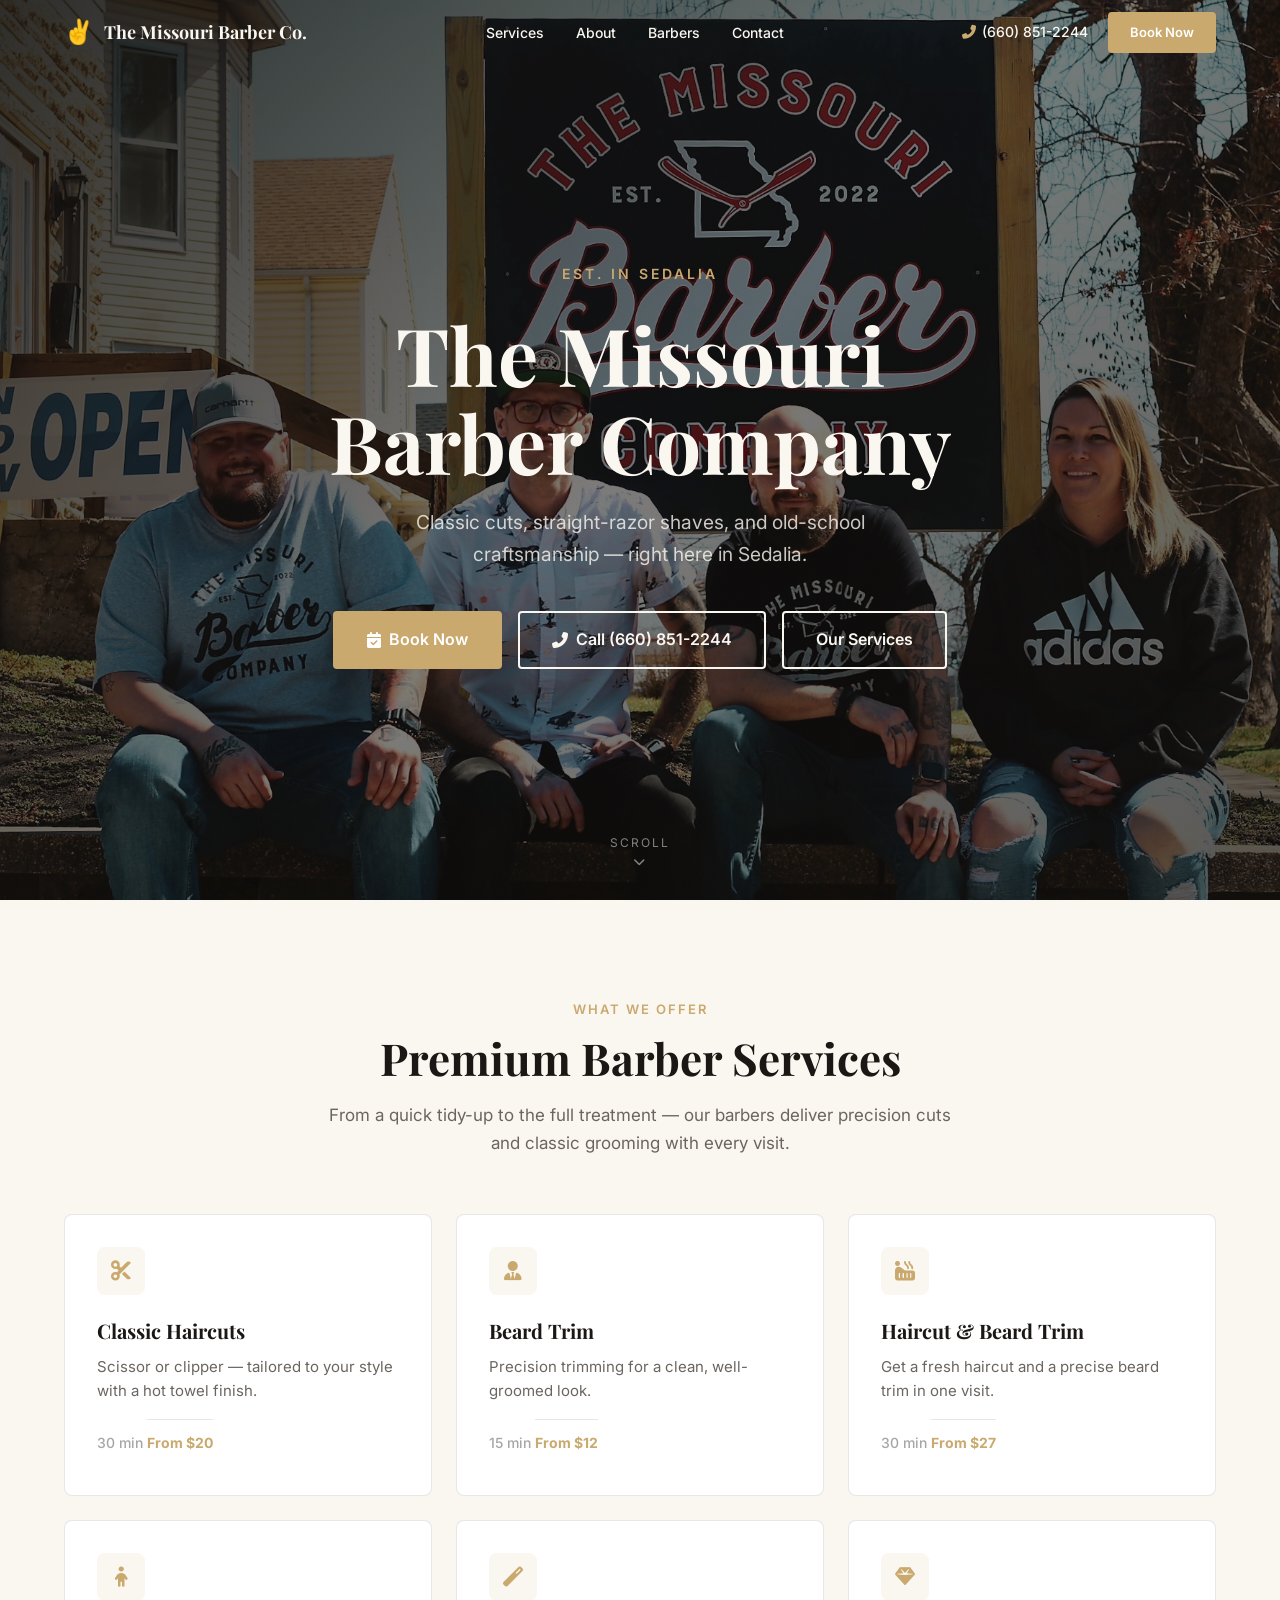
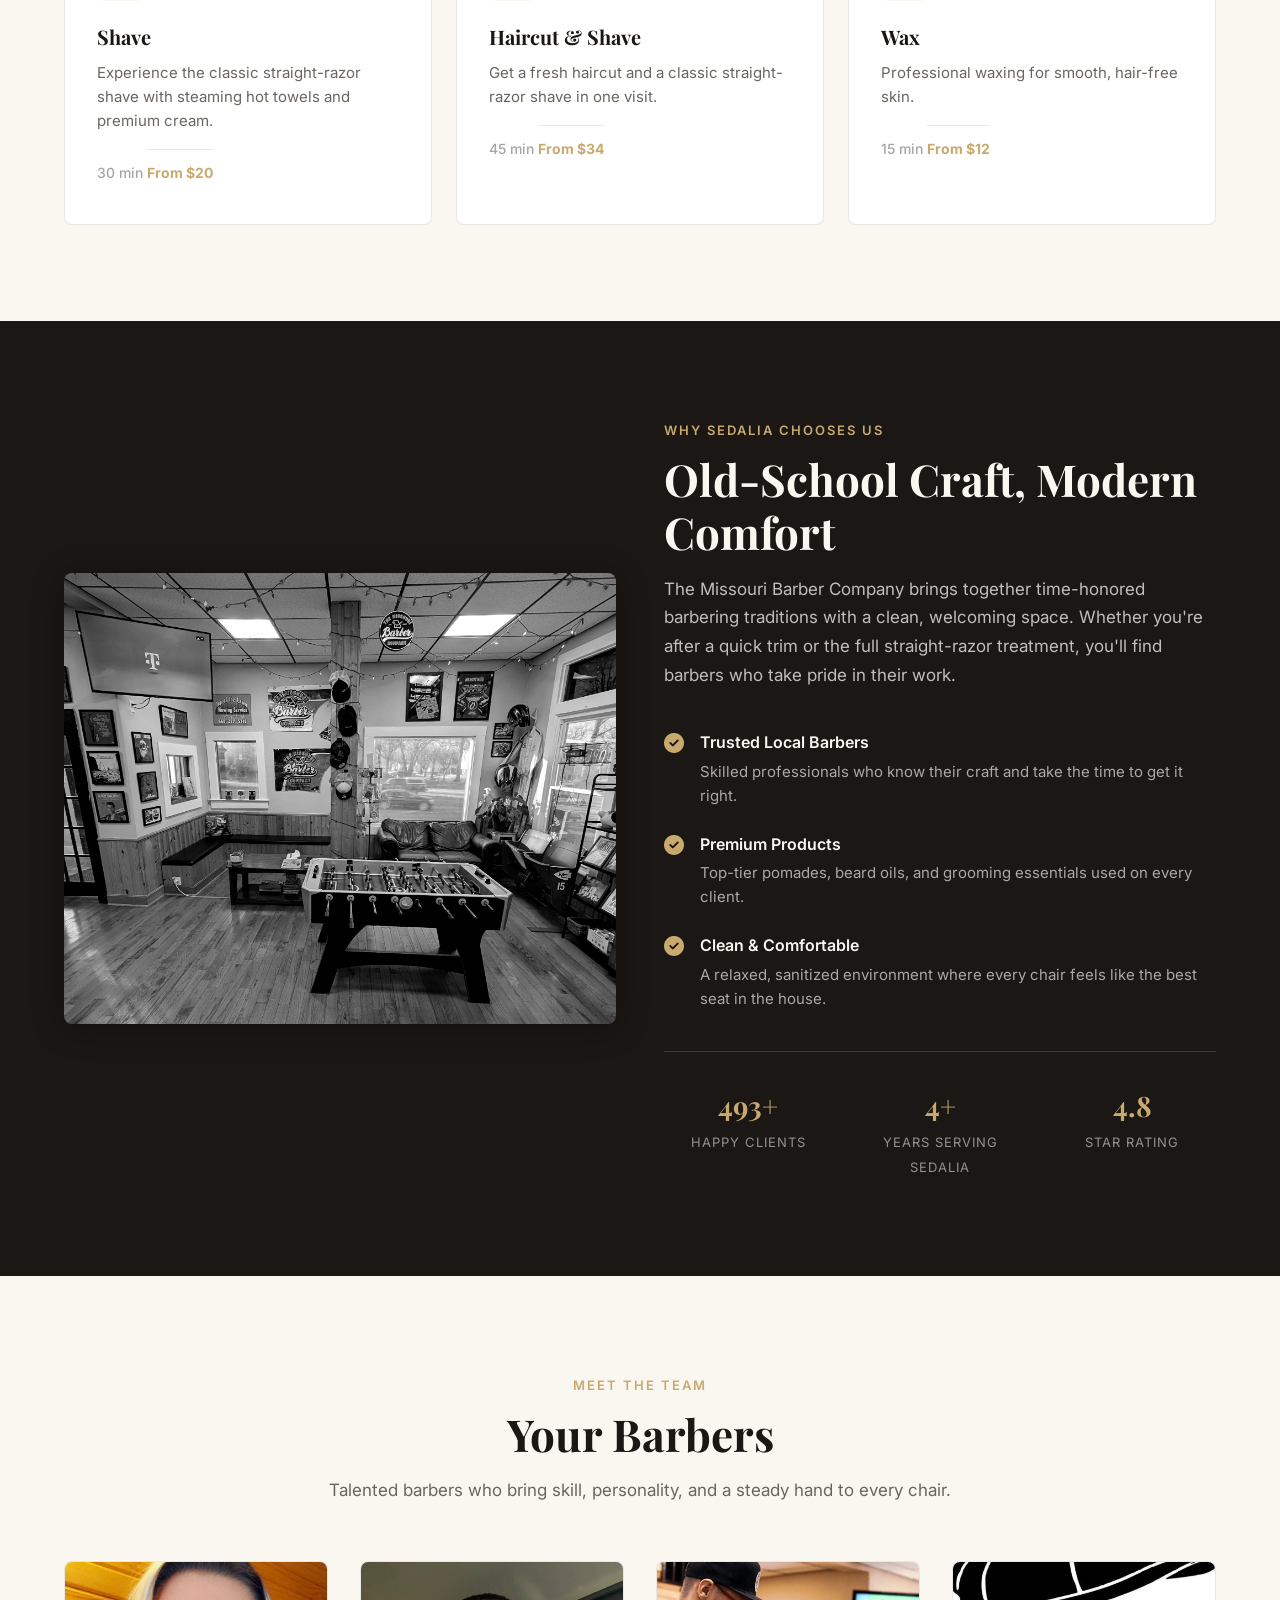
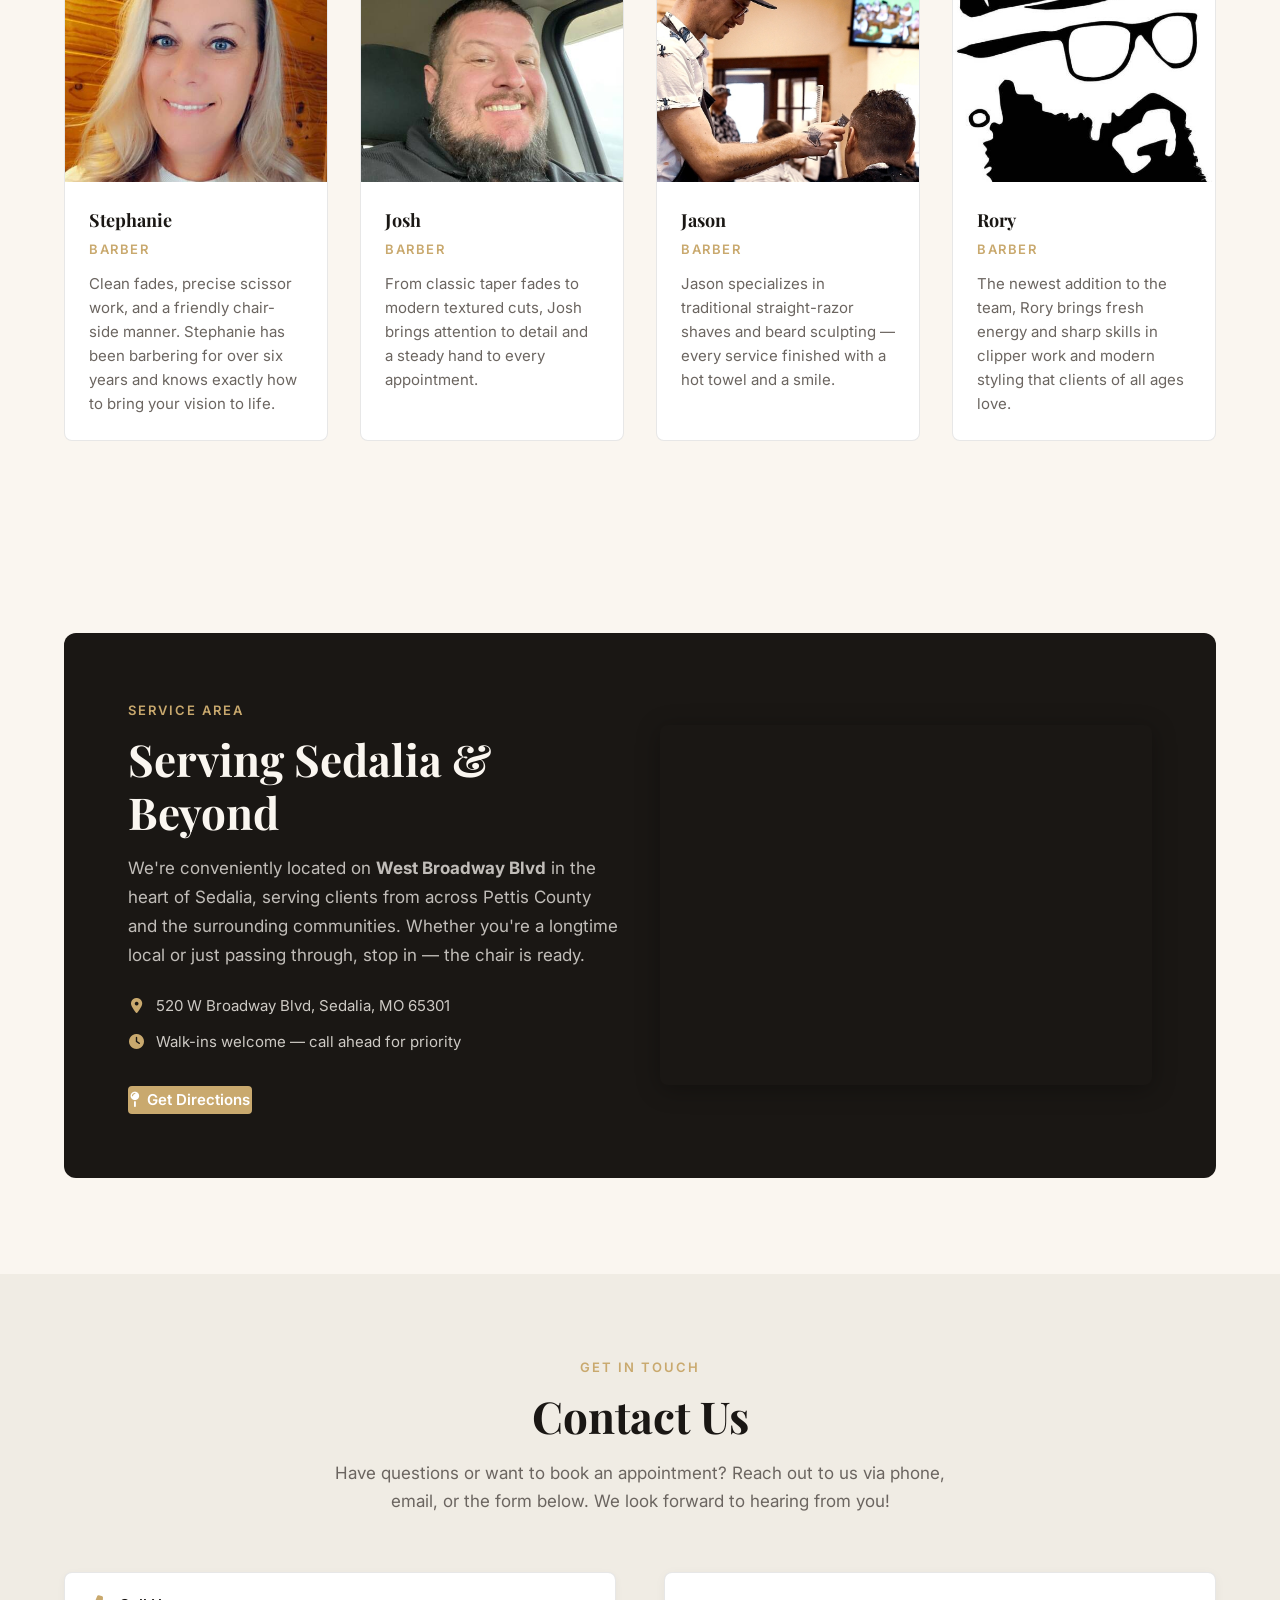
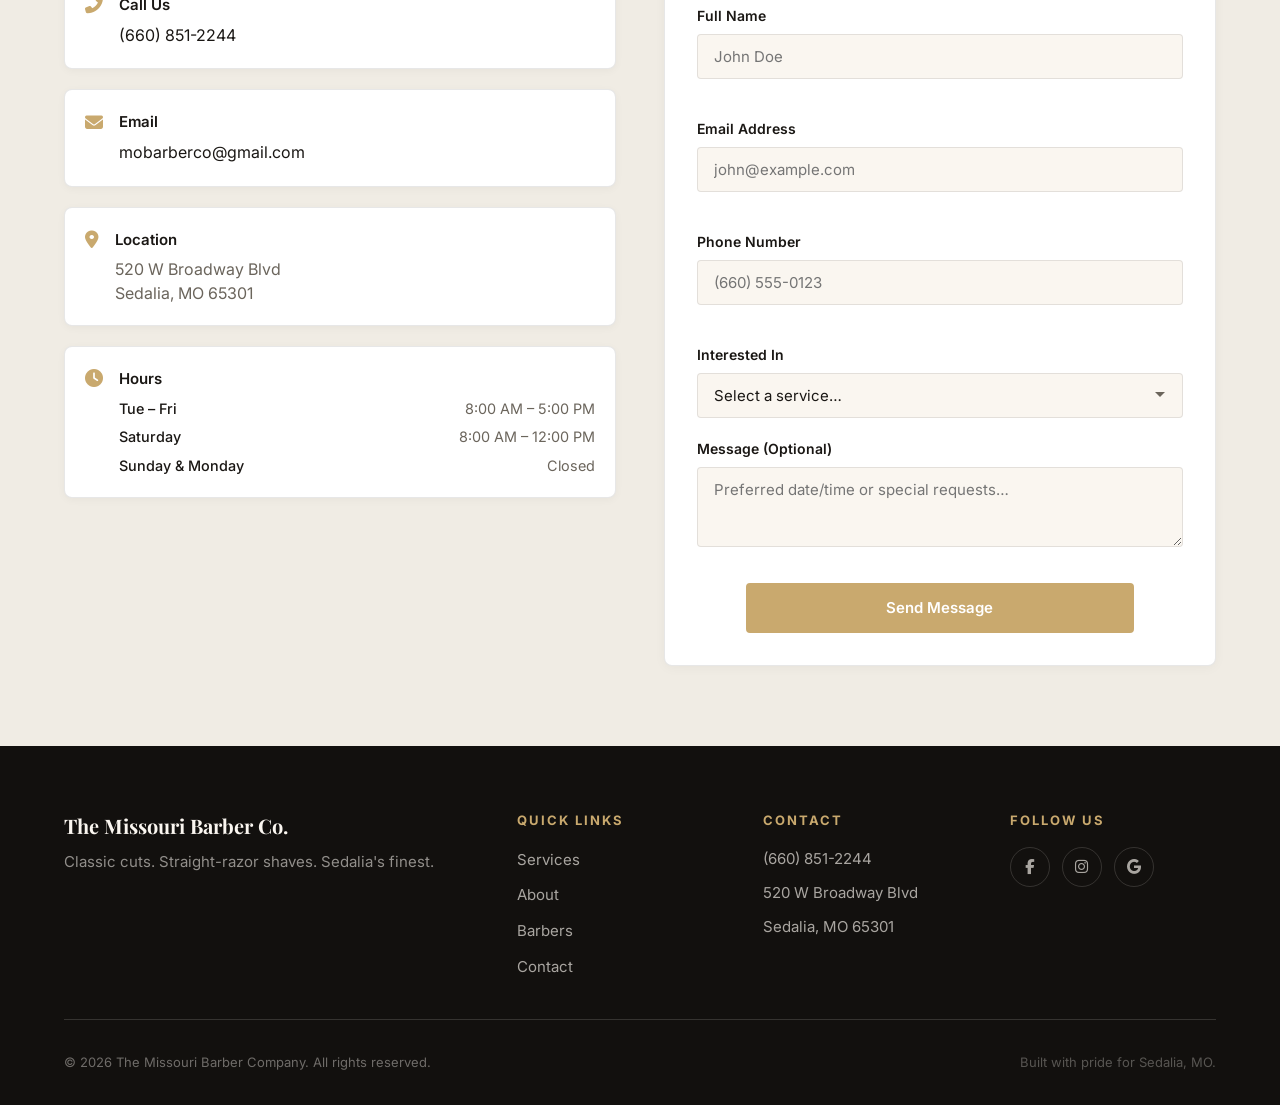
<file: index.html>
<!DOCTYPE html>
<html lang="en">
<head>
  <meta charset="UTF-8">
  <meta name="viewport" content="width=device-width, initial-scale=1.0">
  <meta name="description" content="The Missouri Barber Company — Sedalia's premier barbershop for classic haircuts, beard grooming, and hot towel shaves. Walk in or book online.">
  <title>The Missouri Barber Company | Premium Barbershop in Sedalia, MO</title>

  <!-- Google Fonts -->
  <link rel="preconnect" href="https://fonts.googleapis.com">
  <link rel="preconnect" href="https://fonts.gstatic.com" crossorigin>
  <link href="https://fonts.googleapis.com/css2?family=Playfair+Display:ital,wght@0,400;0,600;0,700;1,400&family=Inter:wght@300;400;500;600;700&display=swap" rel="stylesheet">

  <!-- Font Awesome -->
  <link rel="stylesheet" href="https://cdnjs.cloudflare.com/ajax/libs/font-awesome/6.5.1/css/all.min.css">

  <link rel="stylesheet" href="styles.css">
  <link rel="stylesheet" href="mobile.css">
</head>
<body>
  <!-- Skip Navigation -->
  <a href="#main" class="skip-link">Skip to main content</a>

  <!-- Header / Navigation -->
  <header class="header" id="header">
    <div class="container header__inner">
      <a href="index.html" class="header__logo">
        <span class="header__logo-icon" aria-hidden="true">&#9996;</span>
        <span class="header__logo-text">The Missouri Barber Co.</span>
      </a>

      <nav class="nav" id="nav" aria-label="Main navigation">
        <ul class="nav__list" id="navList">
          <li class="nav__item"><a href="#services" class="nav__link">Services</a></li>
          <li class="nav__item"><a href="#about" class="nav__link">About</a></li>
          <li class="nav__item"><a href="#barbers" class="nav__link">Barbers</a></li>
          <li class="nav__item"><a href="#contact" class="nav__link">Contact</a></li>
        </ul>
      </nav>

      <div class="header__actions">
        <a href="tel:+16608512244" class="header__phone">
          <i class="fas fa-phone-alt" aria-hidden="true"></i>
          <span>(660) 851-2244</span>
        </a>
        <a href="#" class="btn btn--primary btn--sm header__cta" data-open-modal>Book Now</a>
        <button class="nav-toggle" id="navToggle" aria-label="Toggle menu" aria-expanded="false">
          <span class="nav-toggle__bar"></span>
          <span class="nav-toggle__bar"></span>
          <span class="nav-toggle__bar"></span>
        </button>
      </div>
    </div>
  </header>

  <main id="main">
    <!-- Hero Section -->
    <section class="hero" id="hero">
      <div class="hero__overlay"></div>
      <div class="hero__bg" aria-hidden="true"></div>
      <div class="container hero__content">
        <p class="hero__subtitle">Est. in Sedalia</p>
        <h1 class="hero__title">The Missouri<br>Barber Company</h1>
        <p class="hero__tagline">Classic cuts, straight-razor shaves, and old-school craftsmanship — right here in Sedalia.</p>
        <div class="hero__actions">
          <a href="#" class="btn btn--primary btn--lg" data-open-modal>
            <i class="fas fa-calendar-check" aria-hidden="true"></i>
            Book Now
          </a>
          <a href="tel:+16608512244" class="btn btn--outline btn--lg">
            <i class="fas fa-phone-alt" aria-hidden="true"></i>
            Call (660) 851-2244
          </a>
          <a href="#services" class="btn btn--outline btn--lg">Our Services</a>
        </div>
      </div>
      <div class="hero__scroll" aria-hidden="true">
        <span>Scroll</span>
        <i class="fas fa-chevron-down"></i>
      </div>
    </section>

    <!-- Services Section -->
    <section class="section services" id="services" aria-labelledby="services-title">
      <div class="container">
        <div class="section__header">
          <span class="section__label">What We Offer</span>
          <h2 class="section__title" id="services-title">Premium Barber Services</h2>
          <p class="section__desc">From a quick tidy-up to the full treatment — our barbers deliver precision cuts and classic grooming with every visit.</p>
        </div>

        <div class="services__grid">
          <article class="service-card">
            <div class="service-card__icon" aria-hidden="true">
              <i class="fas fa-cut"></i>
            </div>
            <h3 class="service-card__title">Classic Haircuts</h3>
            <p class="service-card__desc">Scissor or clipper — tailored to your style with a hot towel finish.</p>
            <p class="service-card__duration">30 min</p>
            <span class="service-card__price">From $20</span>
          </article>

          <article class="service-card">
            <div class="service-card__icon" aria-hidden="true">
              <i class="fas fa-user-tie"></i>
            </div>
            <h3 class="service-card__title">Beard Trim</h3>
            <p class="service-card__desc">Precision trimming for a clean, well-groomed look.</p>
            <p class="service-card__duration">15 min</p>
            <span class="service-card__price">From $12</span>
          </article>

          <article class="service-card">
            <div class="service-card__icon" aria-hidden="true">
              <i class="fas fa-hot-tub"></i>
            </div>
            <h3 class="service-card__title">Haircut & Beard Trim</h3>
            <p class="service-card__desc">Get a fresh haircut and a precise beard trim in one visit.</p>
            <p class="service-card__duration">30 min</p>
            <span class="service-card__price">From $27</span>
          </article>

          <article class="service-card">
            <div class="service-card__icon" aria-hidden="true">
              <i class="fas fa-child"></i>
            </div>
            <h3 class="service-card__title">Shave</h3>
            <p class="service-card__desc">Experience the classic straight-razor shave with steaming hot towels and premium cream.</p>
            <p class="service-card__duration">30 min</p>
            <span class="service-card__price">From $20</span>
          </article>

          <article class="service-card">
            <div class="service-card__icon" aria-hidden="true">
              <i class="fas fa-magic"></i>
            </div>
            <h3 class="service-card__title">Haircut & Shave</h3>
            <p class="service-card__desc">Get a fresh haircut and a classic straight-razor shave in one visit.</p>
            <p class="service-card__duration">45 min</p>
            <span class="service-card__price">From $34</span>
          </article>

          <article class="service-card">
            <div class="service-card__icon" aria-hidden="true">
              <i class="fas fa-gem"></i>
            </div>
            <h3 class="service-card__title">Wax</h3>
            <p class="service-card__desc">Professional waxing for smooth, hair-free skin.</p>
            <p class="service-card__duration">15 min</p>
            <span class="service-card__price">From $12</span>
          </article>
        </div>
      </div>
    </section>

    <!-- About / Why Choose Us Section -->
    <section class="section about" id="about" aria-labelledby="about-title">
      <div class="container">
        <div class="about__grid">
          <div class="about__visual" aria-hidden="true">
            <img src="assets/images/interior-1.jpg" alt="Interior of The Missouri Barber Company showing classic barber chairs" loading="lazy">
          </div>
          <div class="about__content">
            <span class="section__label">Why Sedalia Chooses Us</span>
            <h2 class="section__title" id="about-title">Old-School Craft, Modern Comfort</h2>
            <p class="about__text">The Missouri Barber Company brings together time-honored barbering traditions with a clean, welcoming space. Whether you're after a quick trim or the full straight-razor treatment, you'll find barbers who take pride in their work.</p>

            <div class="about__features">
              <div class="about__feature">
                <i class="fas fa-check-circle" aria-hidden="true"></i>
                <div>
                  <h3>Trusted Local Barbers</h3>
                  <p>Skilled professionals who know their craft and take the time to get it right.</p>
                </div>
              </div>
              <div class="about__feature">
                <i class="fas fa-check-circle" aria-hidden="true"></i>
                <div>
                  <h3>Premium Products</h3>
                  <p>Top-tier pomades, beard oils, and grooming essentials used on every client.</p>
                </div>
              </div>
              <div class="about__feature">
                <i class="fas fa-check-circle" aria-hidden="true"></i>
                <div>
                  <h3>Clean & Comfortable</h3>
                  <p>A relaxed, sanitized environment where every chair feels like the best seat in the house.</p>
                </div>
              </div>
            </div>

            <div class="about__stats">
              <div class="stat">
                <span class="stat__number" data-count="500">0</span>
                <span class="stat__label">Happy Clients</span>
              </div>
              <div class="stat">
                <span class="stat__number" data-count="4">0</span>
                <span class="stat__label">Years Serving Sedalia</span>
              </div>
              <div class="stat">
                <span class="stat__number" data-count="4.9">5.0</span>
                <span class="stat__label">Star Rating</span>
              </div>
            </div>
          </div>
        </div>
      </div>
    </section>

    <!-- Barbers Section -->
    <section class="section barbers" id="barbers" aria-labelledby="barbers-title">
      <div class="container">
        <div class="section__header">
          <span class="section__label">Meet the Team</span>
          <h2 class="section__title" id="barbers-title">Your Barbers</h2>
          <p class="section__desc">Talented barbers who bring skill, personality, and a steady hand to every chair.</p>
        </div>

        <div class="barbers__grid">
          <article class="barber-card">
            <div class="barber-card__img" aria-hidden="true">
              <img src="assets/images/stephanie.jpg" alt="Barber at work in the shop" loading="lazy">
            </div>
            <div class="barber-card__body">
              <h3 class="barber-card__name">Stephanie</h3>
              <span class="barber-card__role">Barber</span>
              <p class="barber-card__bio">Clean fades, precise scissor work, and a friendly chair-side manner. Stephanie has been barbering for over six years and knows exactly how to bring your vision to life.</p>
            </div>
          </article>

          <article class="barber-card">
            <div class="barber-card__img" aria-hidden="true">
              <img src="assets/images/josh.jpeg" alt="Inside The Missouri Barber Company shop" loading="lazy">
            </div>
            <div class="barber-card__body">
              <h3 class="barber-card__name">Josh</h3>
              <span class="barber-card__role">Barber</span>
              <p class="barber-card__bio">From classic taper fades to modern textured cuts, Josh brings attention to detail and a steady hand to every appointment.</p>
            </div>
          </article>

          <article class="barber-card">
            <div class="barber-card__img" aria-hidden="true">
              <img src="assets/images/jason.jpg" alt="Barber station at The Missouri Barber Company" loading="lazy">
            </div>
            <div class="barber-card__body">
              <h3 class="barber-card__name">Jason</h3>
              <span class="barber-card__role">Barber</span>
              <p class="barber-card__bio">Jason specializes in traditional straight-razor shaves and beard sculpting — every service finished with a hot towel and a smile.</p>
            </div>
          </article>

          <article class="barber-card">
            <div class="barber-card__img" aria-hidden="true">
              <img src="assets/images/rory.jpg" alt="Inside The Missouri Barber Company shop" loading="lazy">
            </div>
            <div class="barber-card__body">
              <h3 class="barber-card__name">Rory</h3>
              <span class="barber-card__role">Barber</span>
              <p class="barber-card__bio">The newest addition to the team, Rory brings fresh energy and sharp skills in clipper work and modern styling that clients of all ages love.</p>
            </div>
          </article>
        </div>
      </div>
    </section>

    <!-- Service Area Section -->
    <section class="section area" id="area" aria-labelledby="area-title">
      <div class="container">
        <div class="area__card">
          <div class="area__content">
            <span class="section__label">Service Area</span>
            <h2 class="section__title" id="area-title">Serving Sedalia & Beyond</h2>
            <p>
              We're conveniently located on <strong>West Broadway Blvd</strong> in the heart of Sedalia, serving clients from across
              Pettis County and the surrounding communities. Whether you're a longtime local or just passing through,
              stop in — the chair is ready.
            </p>
            <ul class="area__list">
              <li><i class="fas fa-location-dot" aria-hidden="true"></i> 520 W Broadway Blvd, Sedalia, MO 65301</li>
              <li><i class="fas fa-clock" aria-hidden="true"></i> Walk-ins welcome — call ahead for priority</li>
            </ul>
            <a href="https://maps.google.com/?q=520+W+Broadway+Blvd+Sedalia+MO+65301" target="_blank" rel="noopener noreferrer" class="btn btn--primary">
              <i class="fas fa-map-pin" aria-hidden="true"></i>
              Get Directions
            </a>
          </div>
          <div class="area__map" aria-hidden="true">
            <iframe
              src="https://www.google.com/maps/embed?pb=!1m18!1m12!1m3!1d3097.5!2d-93.2345!3d38.7042!2m3!1f0!2f0!3f0!3m2!1i1024!2i768!4f13.1!3m3!1m2!1s0x87c641edf4b2b3e5%3A0x9f8d6e7a5c4b3a2f!2s520%20W%20Broadway%20Blvd%2C%20Sedalia%2C%20MO%2065301!5e0!3m2!1sen!2sus!4v1"
              width="600" height="400" style="border:0;" allowfullscreen="" loading="lazy"
              title="Map showing The Missouri Barber Company location in Sedalia, MO">
            </iframe>
          </div>
        </div>
      </div>
    </section>

  <!--Contact Section -->
    <section class="contact-section" id="contact" aria-labelledby="contact-title">
      <div class="container">
        <div class="section-head">
          <span class="section-label">Get in Touch</span>
          <h2 class="section-title" id="contact-title">Contact Us</h2>
          <p class="section-desc">Have questions or want to book an appointment? Reach out to us via phone, email, or the form below. We look forward to hearing from you!</p>
        </div>

        <div class="contact-grid">
          <div class="contact-info">
            <div class="contact-card">
              <i class="fas fa-phone-alt" aria-hidden="true"></i>
              <div>
                <h3>Call Us</h3>
                <a href="tel:+16608512244" class="contact-link">(660) 851-2244</a>
              </div>
            </div>

            <div class="contact-card">
              <i class="fas fa-envelope" aria-hidden="true"></i>
              <div>
                <h3>Email</h3>
                <a href="mailto:mobarberco@gmail.com" class="contact-link">mobarberco@gmail.com</a>
              </div>
            </div>

            <div class="contact-card">
              <i class="fas fa-location-dot" aria-hidden="true"></i>
              <div>
                <h3>Location</h3>
                <address class="contact-address">
                  520 W Broadway Blvd<br>
                  Sedalia, MO 65301
                </address>
              </div>
            </div>

            <div class="contact-card">
              <i class="fas fa-clock" aria-hidden="true"></i>
              <div>
                <h3>Hours</h3>
                <ul class="contact-hours">
                  <li><span>Tue – Fri</span><span>8:00 AM – 5:00 PM</span></li>
                  <li><span>Saturday</span><span>8:00 AM – 12:00 PM</span></li>
                  <li><span>Sunday & Monday</span><span>Closed</span></li>
                </ul>
              </div>
            </div>
          </div>

          <form class="contact-form" id="contactForm">
            <div class="form-inputs">
              <div class="form-group">
                <label for="name">Full Name</label>
                <input type="text" id="name" name="name" placeholder="John Doe" required>
                <span class="form-error" role="alert"></span>
              </div>
              <div class="form-group">
                <label for="email">Email Address</label>
                <input type="email" id="email" name="email" placeholder="john@example.com" required>
                <span class="form-error" role="alert"></span>
              </div>
              <div class="form-group">
                <label for="phone">Phone Number</label>
                <input type="tel" id="phone" name="phone" placeholder="(660) 555-0123" required>
                <span class="form-error" role="alert"></span>
              </div>
              <div class="form-group">
                <label for="service">Interested In</label>
                <select id="service" name="service">
                  <option value="">Select a service…</option>
                  <option value="haircut">Classic Haircut</option>
                  <option value="beard">Beard Trim</option>
                  <option value="haircut-beard">Haircut & Beard Trim</option>
                  <option value="shave">Shave</option>
                  <option value="haircut-shave">Haircut & Shave</option>
                  <option value="wax">Wax</option>
                  <option value="package">The Full Experience</option>
                </select>
              </div>
              <div class="form-group">
                <label for="message">Message (Optional)</label>
                <textarea id="message" name="message" rows="1" placeholder="Preferred date/time or special requests…"></textarea>
              </div>
              <button type="submit" class="btn btn-primary">Send Message</button>
            </div>
          </form>
        </div>
      </div>
    </section>

  <!-- Footer -->
  <footer class="footer">
    <div class="container">
      <div class="footer__grid">
        <div class="footer__brand">
          <span class="footer__logo">The Missouri Barber Co.</span>
          <p class="footer__tagline">Classic cuts. Straight-razor shaves. Sedalia's finest.</p>
        </div>

        <div class="footer__nav">
          <h3>Quick Links</h3>
          <ul>
            <li><a href="#services">Services</a></li>
            <li><a href="#about">About</a></li>
            <li><a href="#barbers">Barbers</a></li>
            <li><a href="#contact">Contact</a></li>
          </ul>
        </div>

        <div class="footer__contact">
          <h3>Contact</h3>
          <ul>
            <li><a href="tel:+16608512244">(660) 851-2244</a></li>
            <li>520 W Broadway Blvd</li>
            <li>Sedalia, MO 65301</li>
          </ul>
        </div>

        <div class="footer__social">
          <h3>Follow Us</h3>
          <div class="footer__social-links">
            <a href="https://web.facebook.com/MissouriBarberCompany/?_rdc=1&_rdr#" aria-label="Facebook" class="social-link"><i class="fab fa-facebook-f"></i></a>
            <a href="https://www.instagram.com/missouribarberco/" aria-label="Instagram" class="social-link"><i class="fab fa-instagram"></i></a>
            <a href="https://www.google.com/maps/place/The+Missouri+Barber+Company/@38.7047372,-93.2363152,17z/data=!3m1!4b1!4m6!3m5!1s0x87c3853a6951b081:0x9a95456de402ac2a!8m2!3d38.704733!4d-93.2337349!16s%2Fg%2F11pv0jfxqq?entry=ttu&g_ep=EgoyMDI2MDcwNS4wIKXMDSoASAFQAw%3D%3D" aria-label="Google Business Profile" class="social-link"><i class="fab fa-google"></i></a>
          </div>
        </div>
      </div>

      <div class="footer__bottom">
        <p>&copy; 2026 The Missouri Barber Company. All rights reserved.</p>
        <p class="footer__credit">Built with pride for Sedalia, MO.</p>
      </div>
    </div>
  </footer>

  <!-- Back to Top -->
  <button class="back-to-top" id="backToTop" aria-label="Back to top" aria-hidden="true">
    <i class="fas fa-chevron-up" aria-hidden="true"></i>
  </button>

  <!-- Booking Modal -->
  <div class="modal-overlay" id="bookingModal" aria-hidden="true">
    <div class="modal" role="dialog" aria-modal="true" aria-label="Book an appointment">

      <div class="modal__header">
        <button class="modal__back is-hidden" id="modalBack" aria-label="Go back">
          <i class="fas fa-arrow-left"></i>
        </button>
        <h2 class="modal__title">Book Appointment</h2>
        <button class="modal__close" id="modalClose" aria-label="Close booking modal">
          <i class="fas fa-times"></i>
        </button>
      </div>

      <!-- Step indicator -->
      <div class="modal__steps" id="modalSteps">
        <span class="modal__step-indicator" data-step="1">
          <span class="modal__step-num">1</span>
          <span class="modal__step-label">Service</span>
        </span>
        <span class="modal__connector" aria-hidden="true"></span>
        <span class="modal__step-indicator" data-step="2">
          <span class="modal__step-num">2</span>
          <span class="modal__step-label">Barber</span>
        </span>
        <span class="modal__connector" aria-hidden="true"></span>
        <span class="modal__step-indicator" data-step="3">
          <span class="modal__step-num">3</span>
          <span class="modal__step-label">Date &#038; Time</span>
        </span>
        <span class="modal__connector" aria-hidden="true"></span>
        <span class="modal__step-indicator" data-step="4">
          <span class="modal__step-num">4</span>
          <span class="modal__step-label">Details</span>
        </span>
      </div>

      <div class="modal__body" id="modalBody">

        <!-- Step 1: Select Service -->
        <div class="modal__panel" id="modalStep1">
          <h3 class="modal__panel-title">Select a Service</h3>
          <p class="modal__panel-desc">Select one or more services to book today.</p>
          <div class="modal__options" id="modalServices"></div>
          <div class="modal__total-bar" id="modalTotalBar">
            <span id="modalTotalText">No services selected</span>
          </div>
          <div class="modal__step-footer">
            <button class="btn btn--primary btn--lg btn--full" id="modalStep1Continue" disabled>
              Continue <i class="fas fa-arrow-right" aria-hidden="true"></i>
            </button>
          </div>
        </div>

        <!-- Step 2: Select Barber -->
        <div class="modal__panel" id="modalStep2">
          <h3 class="modal__panel-title">Select a Professional</h3>
          <p class="modal__panel-desc">Pick your preferred barber, or choose maximum availability.</p>
          <div class="modal__options" id="modalBarbers"></div>
        </div>

        <!-- Step 3: Select Date & Time -->
        <div class="modal__panel" id="modalStep3">
          <h3 class="modal__panel-title">Select Date &#038; Time</h3>
          <p class="modal__panel-desc">Pick a day and time that works for you.</p>
          <div class="date-strip" id="dateStrip"></div>
          <div class="time-slots" id="timeSlots"></div>
        </div>

        <!-- Step 4: Contact Details -->
        <div class="modal__panel" id="modalStep4">
          <h3 class="modal__panel-title">Your Details</h3>
          <p class="modal__panel-desc">We&#8217;ll send your confirmation here.</p>
          <div class="modal__summary" id="bookingSummary"></div>
          <form class="modal__form" id="bookingForm" novalidate>
            <div class="form__group">
              <label for="bookName">Full Name <span class="required">*</span></label>
              <input type="text" id="bookName" name="name" placeholder="John Doe" required>
              <span class="form__error" role="alert"></span>
            </div>
            <div class="form__group">
              <label for="bookEmail">Email Address <span class="required">*</span></label>
              <input type="email" id="bookEmail" name="email" placeholder="john@example.com" required>
              <span class="form__error" role="alert"></span>
            </div>
            <div class="form__group">
              <label for="bookPhone">Phone Number <span class="required">*</span></label>
              <input type="tel" id="bookPhone" name="phone" placeholder="(660) 555-0123" required>
              <span class="form__error" role="alert"></span>
            </div>
            <div class="form__group">
              <label for="bookMessage">Message <span class="optional">(Optional)</span></label>
              <textarea id="bookMessage" name="message" rows="3" placeholder="Special requests or preferred time&#8230;"></textarea>
            </div>
            <button type="submit" class="btn btn--primary btn--lg btn--full">
              <i class="fas fa-calendar-check" aria-hidden="true"></i>
              Request Appointment
            </button>
          </form>
        </div>

        <!-- Confirmation -->
        <div class="modal__panel" id="modalConfirm">
          <div class="modal__confirm-content">
            <div class="modal__confirm-icon" aria-hidden="true">
              <i class="fas fa-check-circle"></i>
            </div>
            <h3 class="modal__panel-title">Request Received!</h3>
            <p class="modal__panel-desc">We&#8217;ll confirm your appointment shortly. You&#8217;ll hear from us within a few hours.</p>
            <button class="btn btn--primary btn--lg" id="modalConfirmClose">
              <i class="fas fa-thumbs-up" aria-hidden="true"></i>
              Got it
            </button>
          </div>
        </div>

      </div><!-- /modal__body -->
    </div><!-- /modal -->
  </div><!-- /modal-overlay -->

  <script src="script.js"></script>
</body>
</html>
</file>
<file: styles.css>
/* ============================================
   The Missouri Barber Company — Styles
   ============================================ */

/* --- Reset & Base --- */
*,
*::before,
*::after {
  margin: 0;
  padding: 0;
  box-sizing: border-box;
}

:root {
  /* Colors */
  --color-bg: #faf6f0;
  --color-bg-alt: #1a1714;
  --color-bg-dark: #12100e;
  --color-text: #1a1714;
  --color-text-light: #6b6560;
  --color-text-inverse: #faf6f0;
  --color-accent: #c9a96e;
  --color-accent-hover: #b8944a;
  --color-accent-dark: #a07d3e;
  --color-border: rgba(26, 23, 20, 0.1);
  --color-border-light: rgba(250, 246, 240, 0.15);
  --duration: rgba(99, 98, 97, 0.568);

  /* Typography */
  --font-serif: 'Playfair Display', Georgia, serif;
  --font-sans: 'Inter', -apple-system, BlinkMacSystemFont, 'Segoe UI', sans-serif;

  /* Spacing */
  --section-padding: 5rem 1.5rem;
  --container-max: 1200px;
  --container-narrow: 960px;

  /* Transitions */
  --transition: 0.3s cubic-bezier(0.4, 0, 0.2, 1);
}

html {
  scroll-behavior: smooth;
  scroll-padding-top: 80px;
}

body {
  font-family: var(--font-sans);
  font-weight: 400;
  color: var(--color-text);
  background: var(--color-bg);
  line-height: 1.6;
  -webkit-font-smoothing: antialiased;
  -moz-osx-font-smoothing: grayscale;
  overflow-x: hidden;
}

img {
  display: block;
  max-width: 100%;
  height: auto;
}

a {
  color: var(--color-accent);
  text-decoration: none;
  transition: color var(--transition);
}

a:hover {
  color: var(--color-accent-hover);
}

ul { list-style: none; }

/* --- Skip Link --- */
.skip-link {
  position: absolute;
  top: -100%;
  left: 1rem;
  z-index: 1000;
  padding: 0.75rem 1.5rem;
  background: var(--color-accent);
  color: #fff;
  font-weight: 600;
  border-radius: 0 0 4px 4px;
  transition: top var(--transition);
}

.skip-link:focus {
  top: 0;
}

/* --- Container --- */
.container {
  max-width: var(--container-max);
  margin: 0 auto;
  padding: 0 1.5rem;
}

/* --- Buttons --- */
.btn {
  display: inline-flex;
  align-items: center;
  justify-content: center;
  gap: 0.5rem;
  font-family: var(--font-sans);
  font-weight: 600;
  font-size: 0.9375rem;
  text-decoration: none;
  border: 2px solid transparent;
  border-radius: 4px;
  cursor: pointer;
  transition: all var(--transition);
  white-space: nowrap;
}

.btn--primary {
  background: var(--color-accent);
  color: #fff;
  border-color: var(--color-accent);
}

.btn--primary:hover {
  background: var(--color-accent-hover);
  border-color: var(--color-accent-hover);
  color: #fff;
}

.btn--outline {
  background: transparent;
  color: var(--color-text-inverse);
  border-color: var(--color-text-inverse);
}

.btn--outline:hover {
  background: var(--color-text-inverse);
  color: var(--color-bg-alt);
}

.btn--sm {
  padding: 0.5rem 1.25rem;
  font-size: 0.8125rem;
}

.btn--lg {
  padding: 0.875rem 2rem;
  font-size: 1rem;
}

.btn--full {
  width: 100%;
}

/* --- Section Shared --- */
.section {
  padding: var(--section-padding);
}

.section--dark {
  background: var(--color-bg-dark);
  color: var(--color-text-inverse);
}

.section__header {
  text-align: center;
  max-width: 640px;
  margin: 0 auto 3.5rem;
}

.section__label {
  display: inline-block;
  font-family: var(--font-sans);
  font-size: 0.8125rem;
  font-weight: 600;
  text-transform: uppercase;
  letter-spacing: 2px;
  color: var(--color-accent);
  margin-bottom: 0.75rem;
}

.section__title {
  font-family: var(--font-serif);
  font-size: clamp(1.75rem, 4vw, 2.75rem);
  font-weight: 700;
  line-height: 1.2;
  margin-bottom: 1rem;
}

.section__desc {
  color: var(--color-text-light);
  font-size: 1.0625rem;
  line-height: 1.7;
}

/* ============================================
   Header
   ============================================ */
.header {
  position: fixed;
  top: 0;
  left: 0;
  right: 0;
  z-index: 100;
  padding: 0.75rem 0;
  background: transparent;
  transition: all var(--transition);
}

.header.scrolled {
  background: rgba(18, 16, 14, 0.97);
  padding: 0.5rem 0;
  box-shadow: 0 2px 24px rgba(0, 0, 0, 0.3);
}

.header__inner {
  display: flex;
  align-items: center;
  justify-content: space-between;
  gap: 1rem;
}

.header__logo {
  display: flex;
  align-items: center;
  gap: 0.625rem;
  text-decoration: none;
  color: var(--color-text-inverse);
  z-index: 101;
}

.header__logo-icon {
  font-size: 1.5rem;
  color: var(--color-accent);
}

.header__logo-text {
  font-family: var(--font-serif);
  font-size: 1.125rem;
  font-weight: 700;
  white-space: nowrap;
}

/* Navigation */
.nav__list {
  display: flex;
  align-items: center;
  gap: 2rem;
}

.nav__link {
  font-size: 0.875rem;
  font-weight: 500;
  color: var(--color-text-inverse);
  position: relative;
  padding: 0.25rem 0;
}

.nav__link::after {
  content: '';
  position: absolute;
  bottom: -2px;
  left: 0;
  width: 0;
  height: 2px;
  background: var(--color-accent);
  transition: width var(--transition);
}

.nav__link:hover::after,
.nav__link:focus-visible::after {
  width: 100%;
}

.nav__link:hover {
  color: var(--color-accent);
}

/* Header actions */
.header__actions {
  display: flex;
  align-items: center;
  gap: 1.25rem;
}

.header__phone {
  display: none;
  align-items: center;
  gap: 0.375rem;
  font-size: 0.875rem;
  font-weight: 500;
  color: var(--color-text-inverse);
}

.header__phone i {
  color: var(--color-accent);
}

.header__phone:hover {
  color: var(--color-accent);
}

.header__cta {
  display: none;
}

/* Nav toggle (mobile) */
.nav-toggle {
  display: flex;
  flex-direction: column;
  gap: 5px;
  background: none;
  border: none;
  cursor: pointer;
  padding: 0.25rem;
  z-index: 101;
}

.nav-toggle__bar {
  display: block;
  width: 24px;
  height: 2px;
  background: var(--color-text-inverse);
  border-radius: 2px;
  transition: all var(--transition);
}

.nav-toggle[aria-expanded="true"] .nav-toggle__bar:nth-child(1) {
  transform: translateY(7px) rotate(45deg);
}

.nav-toggle[aria-expanded="true"] .nav-toggle__bar:nth-child(2) {
  opacity: 0;
}

.nav-toggle[aria-expanded="true"] .nav-toggle__bar:nth-child(3) {
  transform: translateY(-7px) rotate(-45deg);
}

/* Mobile menu */
@media (max-width: 646px) {
  .nav {
    position: fixed;
    top: 0;
    right: 0;
    width: 75%;
    max-width: 320px;
    height: 100vh;
    background: var(--color-bg-dark);
    padding: 6rem 2rem 2rem;
    transition: transform var(--transition);
    z-index: 100;
    transform: translateX(100%);
    visibility: hidden;
    contain: layout;
  }

  .nav.open {
    transform: translateX(0);
    visibility: visible;
  }

  .nav__list {
    flex-direction: column;
    align-items: flex-start;
    gap: 1.5rem;
  }

  .nav__link {
    font-size: 1.125rem;
  }

  body.menu-open {
    overflow: hidden;
  }

  body.menu-open::after {
    content: '';
    position: fixed;
    inset: 0;
    background: rgba(0, 0, 0, 0.5);
    z-index: 99;
  }
}

/* ============================================
   Hero
   ============================================ */
.hero {
  position: relative;
  min-height: 100vh;
  display: flex;
  align-items: center;
  justify-content: center;
  overflow: hidden;
  color: var(--color-text-inverse);
}

.hero__bg {
  position: absolute;
  inset: 0;
  background: url('assets/images/hero-bg.jpg') center center / cover no-repeat;
  transform: scale(1.05);
  transition: transform 8s ease;
}

.hero.loaded .hero__bg {
  transform: scale(1);
}

.hero__overlay {
  position: absolute;
  inset: 0;
  background: linear-gradient(
    135deg,
    rgba(18, 16, 14, 0.88) 0%,
    rgba(18, 16, 14, 0.55) 50%,
    rgba(18, 16, 14, 0.7) 100%
  );
  z-index: 1;
}

.hero__content {
  position: relative;
  z-index: 2;
  text-align: center;
  padding: 6rem 1.5rem 4rem;
  max-width: 780px;
}

.hero__subtitle {
  font-size: 0.875rem;
  font-weight: 600;
  text-transform: uppercase;
  letter-spacing: 3px;
  color: var(--color-accent);
  margin-bottom: 1.5rem;
}

.hero__title {
  font-family: var(--font-serif);
  font-size: clamp(2.5rem, 6vw, 4.5rem);
  font-weight: 700;
  line-height: 1.1;
  margin-bottom: 1.25rem;
}

.hero__tagline {
  font-size: clamp(1rem, 2vw, 1.2rem);
  color: rgba(250, 246, 240, 0.8);
  line-height: 1.7;
  margin-bottom: 2.5rem;
  max-width: 540px;
  margin-left: auto;
  margin-right: auto;
}

.hero__actions {
  display: flex;
  flex-direction: column;
  align-items: center;
  gap: 1rem;
}

.hero__scroll {
  position: absolute;
  bottom: 2rem;
  left: 50%;
  transform: translateX(-50%);
  z-index: 2;
  display: flex;
  flex-direction: column;
  align-items: center;
  gap: 0.25rem;
  font-size: 0.75rem;
  text-transform: uppercase;
  letter-spacing: 2px;
  color: rgba(250, 246, 240, 0.5);
  animation: bounce-down 2s infinite;
}

@keyframes bounce-down {
  0%, 100% { transform: translateX(-50%) translateY(0); }
  50% { transform: translateX(-50%) translateY(8px); }
}

/* ============================================
   Services
   ============================================ */
.services {
  background: var(--color-bg);
}

.services__grid {
  display: grid;
  grid-template-columns: repeat(auto-fit, minmax(280px, 1fr));
  gap: 1.5rem;
}

.service-card {
  background: #fff;
  border: 1px solid var(--color-border);
  border-radius: 8px;
  padding: 2rem;
  transition: all var(--transition);
}

.service-card:hover {
  border-color: var(--color-accent);
  box-shadow: 0 8px 32px rgba(201, 169, 110, 0.1);
  transform: translateY(-3px);
}

.service-card__icon {
  width: 48px;
  height: 48px;
  display: flex;
  align-items: center;
  justify-content: center;
  background: rgba(201, 169, 110, 0.1);
  border-radius: 8px;
  margin-bottom: 1.25rem;
  font-size: 1.25rem;
  color: var(--color-accent);
}

.service-card__title {
  font-family: var(--font-serif);
  font-size: 1.25rem;
  font-weight: 700;
  margin-bottom: 0.5rem;
}

.service-card__desc {
  font-size: 0.9375rem;
  color: var(--color-text-light);
  line-height: 1.6;
  margin-bottom: 1rem;
}

.service-card__duration {
  display: inline-block;
  font-size: 0.875rem;
  font-weight: 500;
  color: var(--duration);
  margin-bottom: 0.5rem;
}

.service-card__price {
  display: inline-block;
  font-size: 0.875rem;
  font-weight: 700;
  color: var(--color-accent);
  padding-top: 0.75rem;
  border-top: 1px solid var(--color-border);
}

/* ============================================
   About
   ============================================ */
.about {
  background: var(--color-bg-alt);
  color: var(--color-text-inverse);
}

.about__grid {
  display: grid;
  grid-template-columns: 1fr;
  gap: 3rem;
  align-items: center;
}

.about__visual {
  border-radius: 8px;
  overflow: hidden;
  box-shadow: 0 4px 32px rgba(0, 0, 0, 0.3);
}

.about__visual img {
  width: 100%;
  height: 320px;
  object-fit: cover;
  transition: transform 0.6s ease;
}

.about__visual:hover img {
  transform: scale(1.03);
}

.about .section__label { color: var(--color-accent); }

.about__text {
  font-size: 1.0625rem;
  color: rgba(250, 246, 240, 0.75);
  margin-bottom: 2.5rem;
  line-height: 1.7;
}

.about__features {
  display: flex;
  flex-direction: column;
  gap: 1.5rem;
  margin-bottom: 2.5rem;
}

.about__feature {
  display: flex;
  gap: 1rem;
  align-items: flex-start;
}

.about__feature i {
  color: var(--color-accent);
  font-size: 1.25rem;
  margin-top: 0.2rem;
  flex-shrink: 0;
}

.about__feature h3 {
  font-size: 1rem;
  font-weight: 600;
  margin-bottom: 0.25rem;
}

.about__feature p {
  font-size: 0.9375rem;
  color: rgba(250, 246, 240, 0.65);
}

.about__stats {
  display: grid;
  grid-template-columns: repeat(3, 1fr);
  gap: 1.5rem;
  padding-top: 2rem;
  border-top: 1px solid var(--color-border-light);
}

.stat {
  text-align: center;
}

.stat__number {
  display: block;
  font-family: var(--font-serif);
  font-size: 1.75rem;
  font-weight: 700;
  color: var(--color-accent);
}

.stat__label {
  font-size: 0.8125rem;
  color: rgba(250, 246, 240, 0.55);
  text-transform: uppercase;
  letter-spacing: 1px;
}

/* ============================================
   Barbers
   ============================================ */
.barbers {
  background: var(--color-bg);
}

.barbers__grid {
  display: grid;
  grid-template-columns: repeat(auto-fit, minmax(260px, 1fr));
  gap: 2rem;
}

.barber-card {
  background: #fff;
  border: 1px solid var(--color-border);
  border-radius: 8px;
  overflow: hidden;
  transition: all var(--transition);
}

.barber-card:hover {
  box-shadow: 0 8px 32px rgba(0, 0, 0, 0.06);
  transform: translateY(-3px);
}

.barber-card__img {
  height: 220px;
  overflow: hidden;
}

.barber-card__img img {
  width: 100%;
  height: 100%;
  object-fit: cover;
  transition: transform 0.6s ease;
}

.barber-card:hover .barber-card__img img {
  transform: scale(1.06);
}

.barber-card__body {
  padding: 1.5rem;
}

.barber-card__name {
  font-family: var(--font-serif);
  font-size: 1.125rem;
  font-weight: 700;
  margin-bottom: 0.25rem;
}

.barber-card__role {
  display: block;
  font-size: 0.8125rem;
  font-weight: 600;
  color: var(--color-accent);
  text-transform: uppercase;
  letter-spacing: 1.5px;
  margin-bottom: 0.75rem;
}

.barber-card__bio {
  font-size: 0.9375rem;
  color: var(--color-text-light);
  line-height: 1.6;
}

/* ============================================
   Service Area
   ============================================ */
.area__card {
  display: grid;
  grid-template-columns: 1fr;
  gap: 2.5rem;
  background: var(--color-bg-alt);
  color: var(--color-text-inverse);
  border-radius: 12px;
  padding: 2.5rem 1.5rem;
}

.area__content .section__label {
  color: var(--color-accent);
}

.area__content p {
  color: rgba(250, 246, 240, 0.75);
  font-size: 1.0625rem;
  line-height: 1.7;
  margin-bottom: 1.5rem;
}

.area__list {
  display: flex;
  flex-direction: column;
  gap: 0.75rem;
  margin-bottom: 2rem;
}

.area__list li {
  display: flex;
  align-items: center;
  gap: 0.75rem;
  font-size: 0.9375rem;
  color: rgba(250, 246, 240, 0.8);
}

.area__list i {
  color: var(--color-accent);
  width: 1rem;
  text-align: center;
}

.area__map {
  border-radius: 8px;
  overflow: hidden;
  box-shadow: 0 4px 24px rgba(0, 0, 0, 0.3);
}

.area__map iframe {
  width: 100%;
  height: 280px;
  display: block;
}

/* ============================================
   Contact
   ============================================ 
.contact {
  background: var(--color-bg);
}

.contact__grid {
  display: grid;
  grid-template-columns: .5fr;
  gap: 2.5rem;
  max-width: var(--container-narrow);
  margin: 0 auto;
}

.contact__info {
  display: grid;
  grid-template-columns: 1fr 1fr;
  gap: 1rem;
}

.contact__card {
  display: flex;
  gap: 1rem;
  align-items: flex-start;
  background: #fff;
  border: 1px solid var(--color-border);
  border-radius: 8px;
  padding: 1.5rem;
  transition: border-color var(--transition);
}

.contact__card:hover {
  border-color: var(--color-accent);
}

.contact__card > i {
  font-size: 1.25rem;
  color: var(--color-accent);
  margin-top: 0.15rem;
}

.contact__card h3 {
  font-size: 0.9375rem;
  font-weight: 600;
  margin-bottom: 0.25rem;
}

.contact__link {
  font-size: 0.9375rem;
  font-weight: 500;
}

.contact__address {
  font-style: normal;
  font-size: 0.9375rem;
  color: var(--color-text-light);
  line-height: 1.5;
}

.contact__hours {
  display: flex;
  flex-direction: column;
  gap: 0.25rem;
}

.contact__hours li {
  display: flex;
  justify-content: space-between;
  gap: 1rem;
  font-size: 0.875rem;
  color: var(--color-text-light);
}

.contact__hours li span:first-child {
  color: var(--color-text);
  font-weight: 500;
}

/* Contact form 
.contact__form {
  background: #fff;
  border: 1px solid var(--color-border);
  border-radius: 8px;
  padding: 2rem;
}

.form__group {
  margin-bottom: 1.25rem;
}

.form__group label {
  display: block;
  font-size: 0.875rem;
  font-weight: 600;
  margin-bottom: 0.375rem;
}

.form__group input,
.form__group select,
.form__group textarea {
  width: 80%;
  padding: 0.75rem 1rem;
  font-family: var(--font-sans);
  font-size: 0.9375rem;
  border: 1.5px solid var(--color-border);
  border-radius: 4px;
  background: var(--color-bg);
  color: var(--color-text);
  transition: border-color var(--transition);
  outline: none;
}

.form__group select {
  -webkit-appearance: none;
  appearance: none;
  max-width: 100%;
  box-sizing: border-box;
}

.form__group input:focus,
.form__group select:focus,
.form__group textarea:focus {
  border-color: var(--color-accent);
  box-shadow: 0 0 0 3px rgba(201, 169, 110, 0.15);
}

.form__group input.error,
.form__group select.error,
.form__group textarea.error {
  border-color: #d32f2f;
}

.form__error {
  display: block;
  font-size: 0.8125rem;
  color: #d32f2f;
  margin-top: 0.25rem;
  min-height: 1.25rem;
}

.form__footnote {
  font-size: 0.8125rem;
  color: var(--color-text-light);
  text-align: center;
  margin-top: 1rem;
}*/
/* ============================================
   Contact Section
   ============================================ */

.contact-grid {
  display: grid;
  grid-template-columns: 1fr 1fr;
  gap: 3rem;
  width: 100%;
  max-width: 100%;
}

@media (max-width: 767px) {
  .contact-grid {
    grid-template-columns: 1fr;
    gap: 2rem;
  }
}

.contact-form input,
.contact-form select,
.contact-form textarea {
  width: 100%;
  box-sizing: border-box;
}

.contact-section {
  padding: 5rem 0;
  background: #f0ece4;  /* warm card-background for the section */
}

.section-head {
  text-align: center;
  max-width: 640px;
  margin: 0 auto 3.5rem;
}

.section-label {
  display: inline-block;
  font-family: var(--font-sans);
  font-size: 0.8125rem;
  font-weight: 600;
  text-transform: uppercase;
  letter-spacing: 2px;
  color: var(--color-accent);
  margin-bottom: 0.75rem;
}

.section-title {
  font-family: var(--font-serif);
  font-size: clamp(1.75rem, 4vw, 2.75rem);
  font-weight: 700;
  line-height: 1.2;
  margin-bottom: 1rem;
}

.section-desc {
  color: var(--color-text-light);
  font-size: 1.0625rem;
  line-height: 1.7;
}

/* ---- Contact info column ---- */

.contact-info {
  display: flex;
  flex-direction: column;
  gap: 1.25rem;
  min-width: 0; /* prevents grid children from refusing to shrink below content size */
}

.contact-card {
  display: flex;
  align-items: flex-start;
  gap: 1rem;
  padding: 1.25rem;
  background: #fff;
  border: 1px solid var(--color-border, #e5e0d8);
  border-radius: 8px;
  min-width: 0;
  box-shadow: 0 2px 8px rgba(0, 0, 0, 0.04);
  transition: box-shadow var(--transition), transform var(--transition);
}

.contact-card:hover {
  box-shadow: 0 4px 16px rgba(0, 0, 0, 0.07);
  transform: translateY(-2px);
}

.contact-card i {
  flex-shrink: 0;
  font-size: 1.125rem;
  color: var(--color-accent, #c9a45c);
  margin-top: 0.2rem;
}

.contact-card > div {
  min-width: 0; /* allows long email/address text to wrap instead of forcing width */
  flex: 1;
}

.contact-card h3 {
  font-size: 0.9375rem;
  font-weight: 600;
  margin-bottom: 0.35rem;
}

.contact-link {
  color: var(--color-text, #2a2622);
  text-decoration: none;
  word-break: break-word;
}

.contact-link:hover {
  color: var(--color-accent, #c9a45c);
}

.contact-address {
  font-style: normal;
  line-height: 1.5;
  color: var(--color-text-muted, #6b655c);
}

.contact-hours {
  list-style: none;
  padding: 0;
  margin: 0;
  display: flex;
  flex-direction: column;
  gap: 0.35rem;
}

.contact-hours li {
  display: flex;
  justify-content: space-between;
  gap: 1rem;
  font-size: 0.9rem;
  color: var(--color-text-muted, #6b655c);
}

.contact-hours li span:first-child {
  color: var(--color-text, #2a2622);
  font-weight: 500;
}

/* ---- Form column ---- */

.contact-form {
  min-width: 0;
  width: 100%;
  box-sizing: border-box;
  background: #fff;
  border: 1px solid var(--color-border);
  border-radius: 8px;
  padding: 2rem;
  box-shadow: 0 2px 12px rgba(0, 0, 0, 0.04);
}

.form-inputs {
  display: flex;
  flex-direction: column;
  gap: 1.25rem;
  width: 100%;
}

.form-group {
  display: flex;
  flex-direction: column;
  gap: 0.4rem;
  width: 100%;
  min-width: 0;
}

.form-group label {
  font-size: 0.875rem;
  font-weight: 600;
}

.form-group input,
.form-group select,
.form-group textarea {
  width: 100%;
  max-width: 100%;
  box-sizing: border-box;
  padding: 0.75rem 1rem;
  font-family: inherit;
  font-size: 0.9375rem;
  border: 1.5px solid var(--color-border, #e5e0d8);
  border-radius: 4px;
  background: var(--color-bg, #fff);
  color: var(--color-text, #2a2622);
  outline: none;
  transition: border-color 0.2s ease;
}

.form-group input:focus,
.form-group select:focus,
.form-group textarea:focus {
  border-color: var(--color-accent, #c9a45c);
}

.form-group select {
  -webkit-appearance: none;
  -moz-appearance: none;
  appearance: none;
  background-image: url("data:image/svg+xml,%3Csvg xmlns='http://www.w3.org/2000/svg' width='12' height='8' viewBox='0 0 12 8'%3E%3Cpath fill='%236b655c' d='M1 1l5 5 5-5'/%3E%3C/svg%3E");
  background-repeat: no-repeat;
  background-position: right 1rem center;
  padding-right: 2.5rem;
}

.form-group textarea {
  resize: vertical;
  min-height: 80px;
}

.form-error {
  font-size: 0.8rem;
  color: #c0392b;
  min-height: 1em;
}

.contact-form .btn {
  display: block;
  width: 80%;
  margin: 1rem auto 0;
  padding: 0.85rem 1.5rem;
  background: var(--color-accent);
  color: #fff;
  border-color: var(--color-accent);
  box-sizing: border-box;
}

.contact-form .btn:hover {
  background: var(--color-accent-hover);
  border-color: var(--color-accent-hover);
  color: #fff;
}

.contact-form .btn:focus-visible {
  outline: 3px solid rgba(201, 169, 110, 0.35);
  outline-offset: 2px;
}

/* ============================================
   Footer
   ============================================ */
.footer {
  background: var(--color-bg-dark);
  color: var(--color-text-inverse);
  padding: 4rem 1.5rem 2rem;
}

.footer__grid {
  display: grid;
  grid-template-columns: 1fr;
  gap: 2.5rem;
  max-width: var(--container-max);
  margin: 0 auto;
  padding-bottom: 2.5rem;
  border-bottom: 1px solid var(--color-border-light);
}

.footer__logo {
  font-family: var(--font-serif);
  font-size: 1.25rem;
  font-weight: 700;
}

.footer__tagline {
  font-size: 0.9375rem;
  color: rgba(250, 246, 240, 0.55);
  margin-top: 0.5rem;
}

.footer h3 {
  font-size: 0.8125rem;
  font-weight: 700;
  text-transform: uppercase;
  letter-spacing: 2px;
  margin-bottom: 1rem;
  color: var(--color-accent);
}

.footer ul {
  display: flex;
  flex-direction: column;
  gap: 0.625rem;
}

.footer a {
  color: rgba(250, 246, 240, 0.65);
  font-size: 0.9375rem;
}

.footer a:hover {
  color: var(--color-accent);
}

.footer__contact li {
  font-size: 0.9375rem;
  color: rgba(250, 246, 240, 0.65);
}

.footer__social-links {
  display: flex;
  gap: 0.75rem;
}

.social-link {
  display: flex;
  align-items: center;
  justify-content: center;
  width: 40px;
  height: 40px;
  border: 1px solid var(--color-border-light);
  border-radius: 50%;
  color: rgba(250, 246, 240, 0.55);
  transition: all var(--transition);
}

.social-link:hover {
  border-color: var(--color-accent);
  color: var(--color-accent);
  background: rgba(201, 169, 110, 0.1);
}

.footer__bottom {
  max-width: var(--container-max);
  margin: 0 auto;
  padding-top: 2rem;
  display: flex;
  flex-direction: column;
  gap: 0.25rem;
  text-align: center;
  font-size: 0.8125rem;
  color: rgba(250, 246, 240, 0.4);
}

.footer__credit {
  color: rgba(250, 246, 240, 0.3);
}

/* ============================================
   Back to Top
   ============================================ */
.back-to-top {
  position: fixed;
  bottom: 1.5rem;
  right: 1.5rem;
  z-index: 50;
  width: 44px;
  height: 44px;
  display: flex;
  align-items: center;
  justify-content: center;
  background: var(--color-accent);
  color: #fff;
  border: none;
  border-radius: 8px;
  cursor: pointer;
  opacity: 0;
  visibility: hidden;
  transform: translateY(12px);
  transition: all var(--transition);
}

.back-to-top.visible {
  opacity: 1;
  visibility: visible;
  transform: translateY(0);
}

.back-to-top:hover {
  background: var(--color-accent-hover);
  transform: translateY(-2px);
}

/* ============================================
   Animations
   ============================================ */
.fade-in {
  opacity: 0;
  transform: translateY(24px);
  transition: opacity 0.6s ease, transform 0.6s ease;
}

.fade-in.visible {
  opacity: 1;
  transform: translateY(0);
}

.service-card:nth-child(1) { transition-delay: 0ms; }
.service-card:nth-child(2) { transition-delay: 80ms; }
.service-card:nth-child(3) { transition-delay: 160ms; }
.service-card:nth-child(4) { transition-delay: 240ms; }
.service-card:nth-child(5) { transition-delay: 320ms; }
.service-card:nth-child(6) { transition-delay: 400ms; }

/* ============================================
   Toast Notification
   ============================================ */
.toast {
  position: fixed;
  bottom: 5rem;
  left: 50%;
  transform: translateX(-50%) translateY(12px);
  z-index: 200;
  padding: 1rem 2rem;
  background: var(--color-bg-dark);
  color: var(--color-text-inverse);
  border: 1px solid var(--color-border-light);
  border-radius: 8px;
  font-size: 0.9375rem;
  font-weight: 500;
  box-shadow: 0 8px 32px rgba(0, 0, 0, 0.2);
  opacity: 0;
  visibility: hidden;
  transition: all var(--transition);
  text-align: center;
  white-space: nowrap;
}

.toast.show {
  opacity: 1;
  visibility: visible;
  transform: translateX(-50%) translateY(0);
}

.toast.toast--success {
  border-color: #2e7d32;
}

.toast.toast--error {
  border-color: #d32f2f;
}

/* ============================================
   Booking Modal
   ============================================ */
.modal-overlay {
  position: fixed;
  inset: 0;
  z-index: 300;
  background: rgba(0, 0, 0, 0.6);
  display: flex;
  align-items: center;
  justify-content: center;
  opacity: 0;
  visibility: hidden;
  transition: opacity 0.3s ease, visibility 0.3s ease;
  padding: 1rem;
  backdrop-filter: blur(4px);
  -webkit-backdrop-filter: blur(4px);
}

.modal-overlay.open {
  opacity: 1;
  visibility: visible;
}

.modal {
  background: var(--color-bg);
  border-radius: 12px;
  width: 100%;
  max-width: 580px;
  max-height: 90vh;
  display: flex;
  flex-direction: column;
  box-shadow: 0 24px 80px rgba(0, 0, 0, 0.35);
  transform: translateY(20px) scale(0.97);
  transition: transform 0.35s cubic-bezier(0.4, 0, 0.2, 1);
  position: relative;
}

.modal-overlay.open .modal {
  transform: translateY(0) scale(1);
}

/* Modal header */
.modal__header {
  display: flex;
  align-items: center;
  justify-content: space-between;
  padding: 1.125rem 1.25rem;
  border-bottom: 1px solid var(--color-border);
  flex-shrink: 0;
}

.modal__back {
  display: flex;
  align-items: center;
  justify-content: center;
  width: 36px;
  height: 36px;
  border: 1px solid var(--color-border);
  border-radius: 50%;
  background: transparent;
  color: var(--color-text);
  cursor: pointer;
  transition: all var(--transition);
  font-size: 0.875rem;
  opacity: 1;
  visibility: visible;
}

.modal__back.is-hidden {
  opacity: 0;
  visibility: hidden;
  pointer-events: none;
}

.modal__back:hover {
  border-color: var(--color-accent);
  color: var(--color-accent);
}

.modal__title {
  font-family: var(--font-serif);
  font-size: 1.125rem;
  font-weight: 700;
  margin: 0;
}

.modal__close {
  display: flex;
  align-items: center;
  justify-content: center;
  width: 36px;
  height: 36px;
  border: none;
  border-radius: 50%;
  background: transparent;
  color: var(--color-text-light);
  cursor: pointer;
  transition: all var(--transition);
  font-size: 1.125rem;
}

.modal__close:hover {
  background: rgba(0, 0, 0, 0.05);
  color: var(--color-text);
}

/* Step indicator */
.modal__steps {
  display: flex;
  align-items: flex-end;
  justify-content: center;
  gap: 0;
  padding: 1rem 1.5rem;
  flex-shrink: 0;
  background: var(--color-bg);
  border-bottom: 1px solid var(--color-border);
}

.modal__step-indicator {
  display: flex;
  flex-direction: column;
  align-items: center;
  gap: 0.375rem;
  position: relative;
}

.modal__step-num {
  display: flex;
  align-items: center;
  justify-content: center;
  width: 28px;
  height: 28px;
  border-radius: 50%;
  font-size: 0.75rem;
  font-weight: 600;
  font-family: var(--font-sans);
  background: var(--color-border);
  color: var(--color-text-light);
  transition: all var(--transition);
}

.modal__step-indicator.active .modal__step-num {
  background: var(--color-accent);
  color: #fff;
}

.modal__step-indicator.completed .modal__step-num {
  background: var(--color-accent);
  color: #fff;
}

.modal__step-label {
  font-size: 0.625rem;
  font-weight: 500;
  color: var(--color-text-light);
  text-transform: uppercase;
  letter-spacing: 0.5px;
  transition: color var(--transition);
  white-space: nowrap;
}

.modal__step-indicator.active .modal__step-label,
.modal__step-indicator.completed .modal__step-label {
  color: var(--color-text);
  font-weight: 600;
}

.modal__connector {
  flex: 1;
  height: 1px;
  background: var(--color-border);
  margin: 0 0.5rem;
  margin-bottom: 1.125rem;
  min-width: 12px;
}

/* Modal body */
.modal__body {
  flex: 1;
  overflow-y: auto;
  padding: 1.5rem;
  -webkit-overflow-scrolling: touch;
}

.modal__panel {
  display: none;
}

.modal__panel.active {
  display: block;
}

.modal__panel-title {
  font-family: var(--font-serif);
  font-size: 1.25rem;
  font-weight: 700;
  margin-bottom: 0.5rem;
}

.modal__panel-desc {
  font-size: 0.9375rem;
  color: var(--color-text-light);
  margin-bottom: 1.5rem;
  line-height: 1.5;
}

/* Option cards (services & barbers) */
.modal__options {
  display: flex;
  flex-direction: column;
  gap: 0.75rem;
}

.modal__option-card {
  display: flex;
  align-items: center;
  gap: 1rem;
  padding: 1rem 1.25rem;
  background: #fff;
  border: 1.5px solid var(--color-border);
  border-radius: 8px;
  cursor: pointer;
  transition: all var(--transition);
  text-align: left;
  width: 100%;
  font-family: var(--font-sans);
  position: relative;
}

.modal__option-card:hover {
  border-color: var(--color-accent);
  box-shadow: 0 4px 16px rgba(201, 169, 110, 0.1);
}

.modal__option-card.selected {
  border-color: var(--color-accent);
  background: rgba(201, 169, 110, 0.06);
  box-shadow: 0 4px 16px rgba(201, 169, 110, 0.12);
}

.modal__option-checkbox {
  flex-shrink: 0;
  width: 20px;
  display: flex;
  align-items: center;
  justify-content: center;
}

.modal__option-checkbox i {
  font-size: 1.125rem;
  color: var(--color-border);
  transition: color var(--transition);
}

.modal__option-card.selected .modal__option-checkbox i {
  color: var(--color-accent);
}

.modal__option-check {
  flex-shrink: 0;
  font-size: 1rem;
  color: var(--color-accent);
}

.modal__option-icon {
  width: 44px;
  height: 44px;
  display: flex;
  align-items: center;
  justify-content: center;
  background: rgba(201, 169, 110, 0.1);
  border-radius: 8px;
  font-size: 1.125rem;
  color: var(--color-accent);
  flex-shrink: 0;
}

.modal__option-icon--barber {
  background: rgba(26, 23, 20, 0.05);
  font-size: 1.25rem;
  color: var(--color-text-light);
}

.modal__option-card--no-pref .modal__option-icon {
  background: rgba(26, 23, 20, 0.04);
  color: var(--color-text-light);
}

.modal__option-info {
  flex: 1;
  min-width: 0;
}

.modal__option-name {
  display: block;
  font-size: 0.9375rem;
  font-weight: 600;
  color: var(--color-text);
  margin-bottom: 0.125rem;
}

.modal__option-duration {
  display: block;
  font-size: 0.8125rem;
  color: var(--color-text-light);
}

.modal__option-role {
  display: block;
  font-size: 0.8125rem;
  color: var(--color-accent);
  font-weight: 500;
}

.modal__option-price {
  font-size: 0.9375rem;
  font-weight: 700;
  color: var(--color-accent);
  white-space: nowrap;
  flex-shrink: 0;
}

/* Date strip */
.date-strip {
  display: flex;
  gap: 0.5rem;
  overflow-x: auto;
  padding-bottom: 0.75rem;
  margin-bottom: 1.25rem;
  -webkit-overflow-scrolling: touch;
  scrollbar-width: thin;
  scrollbar-color: var(--color-border) transparent;
}

.date-strip::-webkit-scrollbar {
  height: 4px;
}

.date-strip::-webkit-scrollbar-track {
  background: transparent;
}

.date-strip::-webkit-scrollbar-thumb {
  background: var(--color-border);
  border-radius: 4px;
}

.date-strip__item {
  display: flex;
  flex-direction: column;
  align-items: center;
  gap: 0.25rem;
  padding: 0.75rem 1rem;
  min-width: 60px;
  background: #fff;
  border: 1.5px solid var(--color-border);
  border-radius: 8px;
  cursor: pointer;
  transition: all var(--transition);
  font-family: var(--font-sans);
  flex-shrink: 0;
}

.date-strip__item:hover {
  border-color: var(--color-accent);
}

.date-strip__item.selected {
  border-color: var(--color-accent);
  background: rgba(201, 169, 110, 0.08);
}

.date-strip__item--today {
  position: relative;
}

.date-strip__item--today::after {
  content: 'Today';
  position: absolute;
  top: -6px;
  right: -6px;
  font-size: 0.5625rem;
  font-weight: 700;
  text-transform: uppercase;
  letter-spacing: 0.5px;
  background: var(--color-accent);
  color: #fff;
  padding: 1px 5px;
  border-radius: 3px;
}

.date-strip__day {
  font-size: 0.75rem;
  font-weight: 600;
  color: var(--color-text-light);
  text-transform: uppercase;
}

.date-strip__num {
  font-size: 1.125rem;
  font-weight: 700;
  color: var(--color-text);
}

.date-strip__item.selected .date-strip__num {
  color: var(--color-accent);
}

/* Time slots */
.time-slots {
  display: grid;
  grid-template-columns: repeat(auto-fill, minmax(85px, 1fr));
  gap: 0.5rem;
}

.time-slots__closed {
  grid-column: 1 / -1;
  text-align: center;
  padding: 2rem 1rem;
  color: var(--color-text-light);
  font-size: 0.9375rem;
  background: #fff;
  border: 1px dashed var(--color-border);
  border-radius: 8px;
}

.time-slot {
  padding: 0.625rem 0.5rem;
  background: #fff;
  border: 1.5px solid var(--color-border);
  border-radius: 6px;
  cursor: pointer;
  transition: all var(--transition);
  font-family: var(--font-sans);
  font-size: 0.8125rem;
  font-weight: 500;
  color: var(--color-text);
  text-align: center;
}

.time-slot:hover {
  border-color: var(--color-accent);
}

.time-slot.selected {
  border-color: var(--color-accent);
  background: var(--color-accent);
  color: #fff;
}

/* Booking summary (step 4) */
.modal__summary {
  background: #fff;
  border: 1px solid var(--color-border);
  border-radius: 8px;
  padding: 1rem 1.25rem;
  margin-bottom: 1.5rem;
}

.modal__summary-item {
  display: flex;
  justify-content: space-between;
  align-items: center;
  padding: 0.5rem 0;
  font-size: 0.875rem;
  gap: 1rem;
}

.modal__summary-item + .modal__summary-item {
  border-top: 1px solid var(--color-border);
}

.modal__summary-label {
  color: var(--color-text-light);
  flex-shrink: 0;
}

.modal__summary-value {
  font-weight: 600;
  color: var(--color-text);
  text-align: right;
}

/* Confirmation state */
.modal__confirm-content {
  text-align: center;
  padding: 2.5rem 1rem;
}

.modal__confirm-icon {
  font-size: 3.5rem;
  color: #2e7d32;
  margin-bottom: 1rem;
}

.modal__confirm-content .modal__panel-title {
  margin-bottom: 0.75rem;
}

.modal__confirm-content .modal__panel-desc {
  margin-bottom: 2rem;
  max-width: 360px;
  margin-left: auto;
  margin-right: auto;
}

/* Running total bar (step 1) */
.modal__total-bar {
  background: rgba(201, 169, 110, 0.08);
  border: 1px solid var(--color-border);
  border-radius: 8px;
  padding: 0.875rem 1.25rem;
  margin-top: 1rem;
  font-size: 0.9375rem;
  font-weight: 600;
  text-align: center;
  color: var(--color-text);
  transition: all var(--transition);
}

.modal__total-bar.total-active {
  border-color: var(--color-accent);
  background: rgba(201, 169, 110, 0.12);
}

/* Step footer (Continue button container) */
.modal__step-footer {
  margin-top: 1.25rem;
}

.modal__step-footer .btn:disabled {
  opacity: 0.4;
  cursor: not-allowed;
  pointer-events: none;
}

/* Required field marker */
.required {
  color: #d32f2f;
}

.optional {
  font-weight: 400;
  color: var(--color-text-light);
  font-size: 0.8125rem;
}

/* Booking modal mobile */
@media (max-width: 767px) {
  .modal-overlay {
    padding: 0;
    align-items: flex-end;
  }

  .modal {
    max-width: 100%;
    max-height: 94vh;
    border-radius: 16px 16px 0 0;
    transform: translateY(30px);
  }

  .modal-overlay.open .modal {
    transform: translateY(0);
  }

  .modal__header {
    padding: 1rem 1rem;
  }

  .modal__body {
    padding: 1.25rem 1rem;
  }

  .modal__steps {
    padding: 0.875rem 1rem;
    gap: 0;
  }

  .modal__connector {
    min-width: 6px;
    margin: 0 0.25rem;
    margin-bottom: 1.125rem;
  }

  .modal__step-label {
    font-size: 0.5rem;
    letter-spacing: 0.25px;
  }

  .modal__step-num {
    width: 24px;
    height: 24px;
    font-size: 0.6875rem;
  }

  .date-strip__item {
    min-width: 52px;
    padding: 0.625rem 0.75rem;
  }

  .time-slots {
    grid-template-columns: repeat(auto-fill, minmax(72px, 1fr));
    gap: 0.375rem;
  }

  .modal__option-card {
    padding: 0.875rem 1rem;
  }

  .modal__confirm-content {
    padding: 2rem 0.5rem;
  }
}

/* ============================================
   Responsive — Tablet (768px+)
   ============================================ */
@media (min-width: 768px) {
  .header__phone {
    display: inline-flex;
  }

  .header__cta {
    display: inline-flex;
  }

  .nav-toggle {
    display: none;
  }

  .nav {
    position: static;
    width: auto;
    height: auto;
    background: transparent;
    padding: 0;
  }

  .nav__list {
    flex-direction: row;
  }

  .hero__actions {
    flex-direction: row;
    justify-content: center;
  }

  .about__grid {
    grid-template-columns: 1fr 1fr;
  }

  .about__visual img {
    height: 100%;
  }

  .area__card {
    grid-template-columns: 1fr 1fr;
    align-items: center;
    padding: 3rem;
  }

  .contact__grid {
    grid-template-columns: 1fr 1fr;
  }

  .contact__info {
    grid-template-columns: 1fr;
  }

  .footer__grid {
    grid-template-columns: 2fr 1fr 1fr 1fr;
  }

  .footer__bottom {
    flex-direction: row;
    justify-content: space-between;
  }
}

/* ============================================
   Responsive — Desktop (1024px+)
   ============================================ */
@media (min-width: 1024px) {
  .section {
    padding: 6rem 1.5rem;
  }

  .services__grid {
    grid-template-columns: repeat(3, 1fr);
  }

  .area__card {
    padding: 4rem;
  }

  .area__map iframe {
    height: 360px;
  }
}

/* ============================================
   Responsive — Large (1280px+)
   ============================================ */
@media (min-width: 1280px) {
  .hero__title {
    font-size: 5rem;
  }
}

/* ============================================
   Reduced Motion
   ============================================ */
@media (prefers-reduced-motion: reduce) {
  *,
  *::before,
  *::after {
    animation-duration: 0.01ms !important;
    animation-iteration-count: 1 !important;
    transition-duration: 0.01ms !important;
  }

  html {
    scroll-behavior: auto;
  }
}

/* ============================================
   Selection
   ============================================ */
::selection {
  background: var(--color-accent);
  color: #fff;
}
</file>
<file: mobile.css>
/* ============================================
   The Missouri Barber Company — Mobile Styles
   Focused on small-screen phones (< 480px)
   Loaded after styles.css — overrides only
   ============================================ */

/* --- Hero — save vertical space on small phones --- */
@media (max-width: 480px) {
  .hero {
    min-height: 92vh;
  }

  .hero__content {
    padding: 5rem 1rem 3rem;
  }

  .hero__title {
    font-size: clamp(2rem, 10vw, 2.75rem);
  }

  .hero__tagline {
    font-size: 0.9375rem;
    margin-bottom: 1.75rem;
  }

  .hero__actions {
    gap: 0.75rem;
    width: 100%;
    max-width: 320px;
  }

  .hero__actions .btn {
    width: 100%;
  }

  .hero__scroll {
    display: none;
  }
}

/* --- Sections — tighter spacing --- */
@media (max-width: 480px) {
  .section {
    padding: 3rem 1rem;
  }

  .section__header {
    margin-bottom: 2rem;
  }

  .section__title {
    font-size: clamp(1.5rem, 6vw, 1.85rem);
  }

  .section__desc {
    font-size: 0.9375rem;
  }
}

/* --- Services cards — compact for small screens --- */
@media (max-width: 480px) {
  .service-card {
    padding: 1.25rem;
  }

  .service-card__title {
    font-size: 1.125rem;
  }

  .service-card__desc {
    font-size: 0.875rem;
  }

  .service-card__icon {
    width: 40px;
    height: 40px;
    font-size: 1rem;
    margin-bottom: 0.875rem;
  }
}

/* --- About section --- */
@media (max-width: 480px) {
  .about__grid {
    gap: 2rem;
  }

  .about__visual img {
    height: 220px;
  }

  .about__text {
    font-size: 0.9375rem;
    margin-bottom: 1.5rem;
  }

  .about__features {
    gap: 1.25rem;
  }

  .about__stats {
    grid-template-columns: 1fr 1fr 1fr;
    gap: 1rem;
  }

  .stat__number {
    font-size: 1.375rem;
  }

  .stat__label {
    font-size: 0.6875rem;
  }
}

/* --- Barbers --- */
@media (max-width: 480px) {
  .barbers__grid {
    gap: 1.25rem;
  }

  .barber-card__img {
    height: 180px;
  }

  .barber-card__body {
    padding: 1.125rem;
  }

  .barber-card__name {
    font-size: 1rem;
  }

  .barber-card__bio {
    font-size: 0.875rem;
  }
}

/* --- Service area --- */
@media (max-width: 480px) {
  .area__card {
    padding: 1.5rem 1.25rem;
    gap: 1.5rem;
  }

  .area__content p {
    font-size: 0.9375rem;
  }

  .area__map iframe {
    height: 200px;
  }
}

/* --- Contact section --- */
@media (max-width: 480px) {
  .contact__grid {
    gap: 1.5rem;
  }

  .contact__info {
    grid-template-columns: 1fr;
    gap: 0.75rem;
  }

  .contact__card {
    padding: 1rem 1.25rem;
  }

  .contact__form {
    padding: 1.25rem;
  }

  .form__group input,
  .form__group select,
  .form__group textarea {
    padding: 0.75rem 0.875rem;
    font-size: 16px; /* prevents iOS zoom on focus */
  }
}

/* --- Contact hours — stack on tiny screens --- */
@media (max-width: 360px) {
  .contact__hours li {
    flex-direction: column;
    align-items: flex-start;
    gap: 0.125rem;
  }
}

/* --- Footer --- */
@media (max-width: 480px) {
  .footer {
    padding: 2.5rem 1rem 1.5rem;
  }

  .footer__grid {
    gap: 1.5rem;
    padding-bottom: 1.5rem;
  }

  .footer__bottom {
    padding-top: 1.25rem;
    font-size: 0.75rem;
  }

  .footer ul {
    gap: 0.5rem;
  }
}

/* --- Back to top — lower on mobile so thumb reaches --- */
@media (max-width: 480px) {
  .back-to-top {
    bottom: 1rem;
    right: 1rem;
    width: 40px;
    height: 40px;
  }
}

/* --- Buttons on mobile — full-width CTAs, larger tap targets --- */
@media (max-width: 480px) {
  .btn--lg {
    padding: 0.8125rem 1.5rem;
    font-size: 0.9375rem;
  }

  .btn--full-mobile {
    width: 100%;
  }
}

/* --- Booking modal — fine-tune for very small screens --- */
@media (max-width: 400px) {
  .modal__step-label {
    font-size: 0.4375rem;
    letter-spacing: 0;
  }

  .modal__step-num {
    width: 20px;
    height: 20px;
    font-size: 0.625rem;
  }

  .modal__connector {
    min-width: 4px;
    margin: 0 0.125rem;
    margin-bottom: 0.75rem;
  }

  .modal__body {
    padding: 1rem 0.75rem;
  }

  .modal__option-card {
    padding: 0.75rem 0.875rem;
    gap: 0.75rem;
  }

  .modal__option-name {
    font-size: 0.875rem;
  }

  .modal__option-price {
    font-size: 0.8125rem;
  }

  .time-slot {
    padding: 0.5rem 0.375rem;
    font-size: 0.75rem;
  }

  .time-slots {
    grid-template-columns: repeat(auto-fill, minmax(64px, 1fr));
    gap: 0.3125rem;
  }

  .date-strip__item {
    min-width: 44px;
    padding: 0.5rem 0.5rem;
  }

  .date-strip__num {
    font-size: 1rem;
  }
}

/* --- Toast --- */
@media (max-width: 480px) {
  .toast {
    max-width: 90vw;
    white-space: normal;
    padding: 0.875rem 1.25rem;
    font-size: 0.875rem;
  }
}

/* --- Hide the skip-link visually on mobile but keep it accessible --- */
@media (max-width: 480px) {
  .skip-link {
    left: 0.5rem;
    font-size: 0.8125rem;
    padding: 0.5rem 1rem;
  }
}

/* --- Small phone landscape tweaks --- */
@media (max-height: 500px) and (orientation: landscape) {
  .hero {
    min-height: 100vh;
  }

  .hero__content {
    padding: 4rem 1rem 2rem;
  }

  .hero__title {
    font-size: clamp(1.75rem, 5vh, 2.25rem);
    margin-bottom: 0.5rem;
  }

  .hero__tagline {
    display: none;
  }

  .modal {
    max-height: 100vh;
    border-radius: 0;
  }

  .modal-overlay {
    padding: 0;
    align-items: stretch;
  }

  .modal__body {
    padding: 1rem;
  }

  .nav {
    width: 85%;
    max-width: 300px;
  }
}

/* --- Large phones / phablets (381px–480px) — subtle spacing bumps --- */
@media (min-width: 381px) and (max-width: 480px) {
  .contact__info {
    grid-template-columns: 1fr 1fr;
  }
}

/* --- Reduced motion — respect OS preference even on mobile --- */
@media (max-width: 480px) and (prefers-reduced-motion: reduce) {
  .hero__bg {
    transform: none !important;
  }

  .service-card:hover,
  .barber-card:hover {
    transform: none !important;
  }
}
</file>
